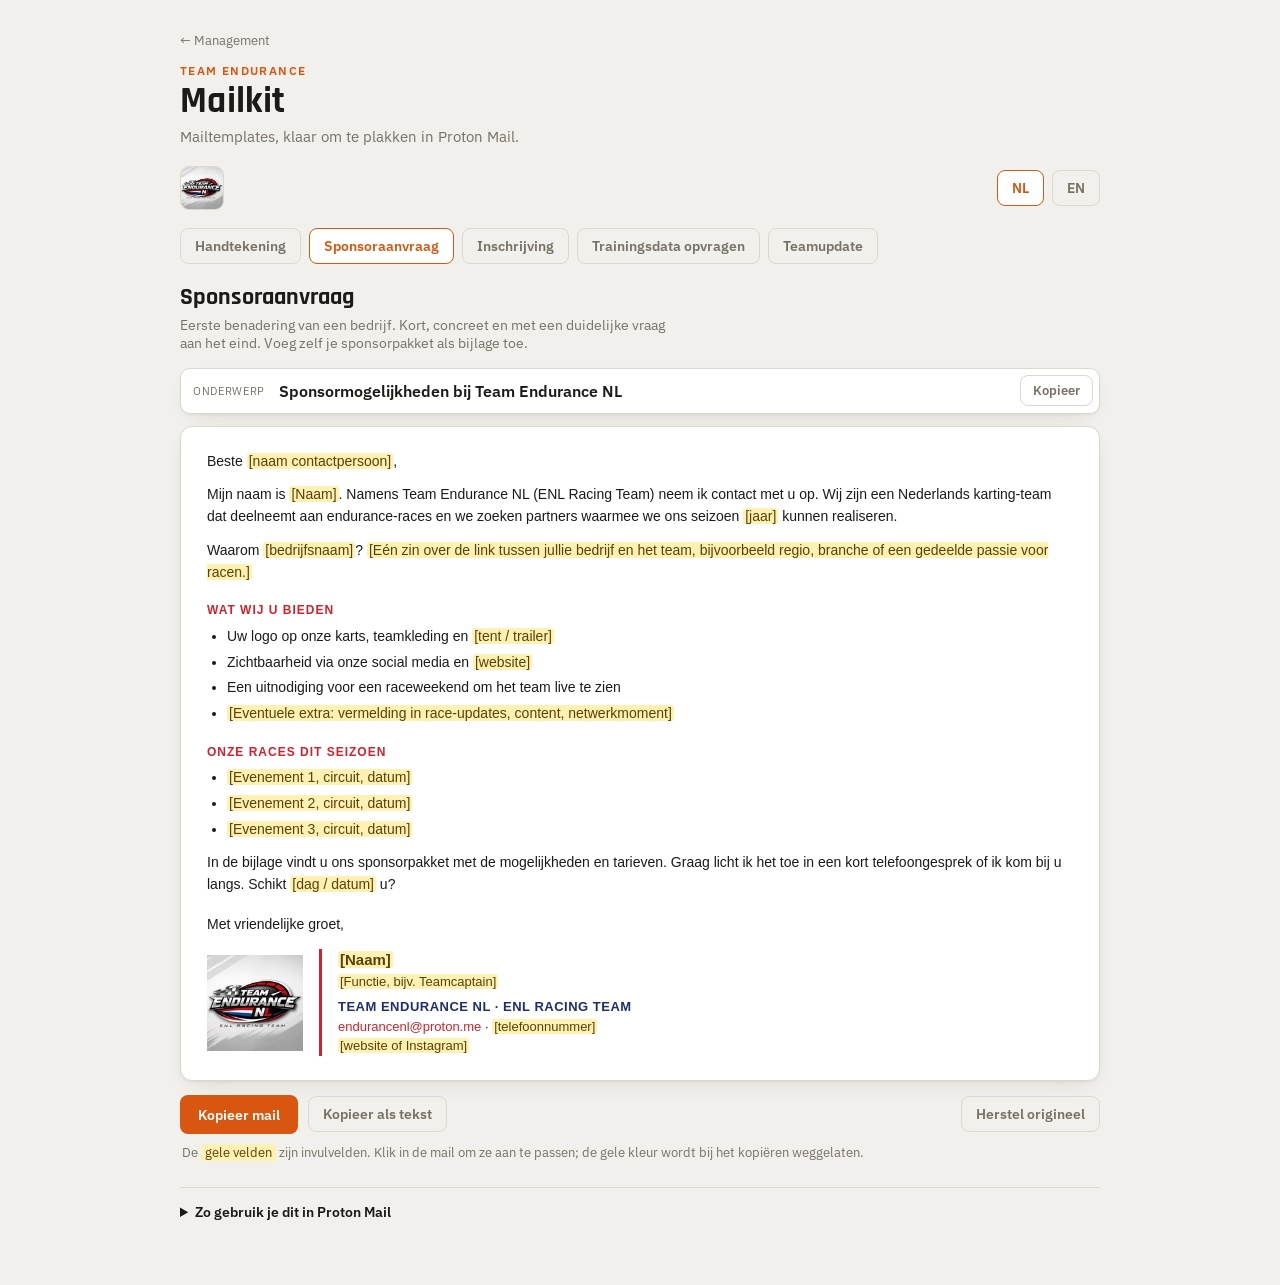
<file: mailkit.html>
<!doctype html>
<html lang="nl">
<head>
<meta charset="utf-8">
<meta name="viewport" content="width=device-width, initial-scale=1">
<title>Mailkit — Team Endurance</title>
<meta name="description" content="Mailtemplates in het Nederlands en Engels: handtekening, sponsoraanvraag, inschrijving, trainingsdata en teamupdate.">

<link rel="preconnect" href="https://fonts.googleapis.com">
<link rel="preconnect" href="https://fonts.gstatic.com" crossorigin>
<link href="https://fonts.googleapis.com/css2?family=Rajdhani:wght@500;600;700&family=IBM+Plex+Sans:wght@400;500;600&display=swap" rel="stylesheet">
<link rel="stylesheet" href="style.css">

<style>
  .mk-top { display: flex; align-items: center; gap: 14px; flex-wrap: wrap; margin-top: 14px; }
  .mk-top .logo { width: 44px; height: 44px; border-radius: 9px; border: 1px solid var(--border); flex: 0 0 auto; }
  .mk-langs { display: flex; gap: 8px; margin-left: auto; }

  .mk-tabs { display: flex; gap: 8px; flex-wrap: wrap; margin: 18px 0; }
  .mk-tabs button.ghost { font-size: 0.85rem; padding: 8px 14px; }

  .mk-head p { margin: 4px 0 0; color: var(--text-muted); font-size: 0.88rem; max-width: 62ch; }

  .mk-subject { display: flex; align-items: center; gap: 10px; margin-top: 16px; background: var(--surface); border: 1px solid var(--border); border-radius: 10px; padding: 6px 6px 6px 12px; box-shadow: var(--shadow); }
  .mk-subject label { font-size: 0.68rem; letter-spacing: 0.06em; text-transform: uppercase; color: var(--text-muted); flex: none; }
  .mk-subject input { flex: 1; min-width: 0; border: 0; background: transparent; padding: 6px 4px; font: inherit; font-weight: 600; color: var(--text); }
  .mk-subject input:focus-visible { outline: none; }
  .mk-subject button.ghost { padding: 6px 12px; font-size: 0.8rem; flex: none; }

  /* the preview always stays "paper white" — it's a mock of an email client */
  .mk-paper { margin-top: 12px; background: #ffffff; color: #1a1a1a; border: 1px solid var(--border); border-radius: 12px; padding: 24px 26px; overflow-x: auto; box-shadow: var(--shadow); }
  .mk-paper .ph { background: #fff0b3; color: #5a4200; border-radius: 3px; padding: 0 2px; }

  .mk-actions { display: flex; gap: 10px; flex-wrap: wrap; align-items: center; margin-top: 14px; }
  .mk-actions .spacer { flex: 1; }
  .mk-hint { font-size: 0.8rem; color: var(--text-muted); margin: 10px 2px 0; }
  .mk-hint .ph-sample { background: #fff0b3; color: #5a4200; border-radius: 3px; padding: 0 4px; }

  details.mk-help { margin-top: 26px; border-top: 1px solid var(--border); padding-top: 14px; }
  details.mk-help summary { cursor: pointer; font-weight: 600; font-size: 0.9rem; }
  details.mk-help ol { margin: 12px 0 0; padding-left: 1.3em; max-width: 70ch; color: var(--text-muted); font-size: 0.88rem; }
  details.mk-help li { margin-bottom: 6px; }
  details.mk-help li b { color: var(--text); font-weight: 600; }

  .mk-toast { position: fixed; left: 50%; bottom: 24px; transform: translate(-50%, 16px); background: var(--text); color: var(--bg); padding: 10px 16px; border-radius: 8px; font-size: 0.85rem; font-weight: 500; opacity: 0; pointer-events: none; transition: opacity 0.2s, transform 0.2s; max-width: calc(100vw - 32px); text-align: center; z-index: 5; }
  .mk-toast.on { opacity: 1; transform: translate(-50%, 0); }

  @media (max-width: 640px) {
    .mk-langs { margin-left: 0; }
  }
  @media (prefers-reduced-motion: reduce) { .mk-toast { transition: none; } }
</style>
</head>
<body>

<div class="wrap">
  <div class="crumbs"><a href="index.html">← Management</a></div>
  <header class="page">
    <div class="title-block">
      <span class="eyebrow">Team Endurance</span>
      <h1>Mailkit</h1>
      <p>Mailtemplates, klaar om te plakken in Proton Mail.</p>
    </div>
  </header>

  <div class="mk-top">
    <img class="logo" id="mkLogo" alt="Team Endurance NL">
    <div class="mk-langs" role="group" aria-label="Taal mail">
      <button type="button" class="ghost active" id="lang-nl">NL</button>
      <button type="button" class="ghost" id="lang-en">EN</button>
    </div>
  </div>

  <nav class="mk-tabs" role="tablist" aria-label="Soort mail" id="tabs"></nav>

  <main>
    <div class="mk-head">
      <h2 id="t-title" style="font-family:'Rajdhani',sans-serif;font-weight:700;font-size:1.5rem;margin:0;"></h2>
      <p id="t-desc"></p>
    </div>

    <div class="mk-subject" id="subjectRow">
      <label for="subject">Onderwerp</label>
      <input id="subject" type="text" autocomplete="off">
      <button type="button" class="ghost" id="copySubject">Kopieer</button>
    </div>

    <div class="mk-paper" id="paper" contenteditable="true" spellcheck="false" aria-label="Voorbeeld van de mail, direct bewerkbaar"></div>

    <div class="mk-actions">
      <button type="button" class="primary" id="copyRich">Kopieer mail</button>
      <button type="button" class="ghost" id="copyText">Kopieer als tekst</button>
      <span class="spacer"></span>
      <button type="button" class="ghost" id="reset">Herstel origineel</button>
    </div>
    <p class="mk-hint">De <span class="ph-sample">gele velden</span> zijn invulvelden. Klik in de mail om ze aan te passen; de gele kleur wordt bij het kopiëren weggelaten.</p>

    <details class="mk-help">
      <summary>Zo gebruik je dit in Proton Mail</summary>
      <ol>
        <li><b>Vul de velden in</b> tussen de [haakjes]. Je kunt overal in de mail typen, ook de tekst rondom veranderen.</li>
        <li><b>Klik op Kopieer mail</b>, open een nieuw bericht in Proton Mail en plak (Ctrl+V of Cmd+V). Plak het onderwerp apart in het onderwerpveld.</li>
        <li><b>Handtekening vast instellen:</b> kopieer de tab Handtekening, ga in Proton naar Instellingen, Alle instellingen, Identiteiten en adressen, kies je adres en plak hem bij Handtekening. Komt het logo niet mee, voeg het dan met het afbeeldingsicoon in die editor toe.</li>
        <li><b>Voor het versturen:</b> de pagina waarschuwt als er nog [invulvelden] over zijn, maar controleer altijd even zelf.</li>
      </ol>
    </details>
  </main>
</div>
<div class="mk-toast" id="toast" role="status" aria-live="polite"></div>

<script>
(function(){
  var LOGO = "[data-uri]";
  document.getElementById('mkLogo').src = LOGO;
  var MAIL = "endurancenl@proton.me";
  var RED = "#d4202b", NAVY = "#1d2f6f";

  /* ---------- small builders (inline styles so they survive copy/paste) ---------- */
  function f(s){ return s.replace(/\[([^\]]+)\]/g, '<span class="ph">[$1]</span>'); }
  function p(s){ return '<p style="margin:0 0 12px">' + f(s) + '</p>'; }
  function h(s){ return '<p style="margin:18px 0 6px;font-size:12px;font-weight:bold;letter-spacing:1px;text-transform:uppercase;color:' + RED + '">' + f(s) + '</p>'; }
  function ul(items){ return '<ul style="margin:0 0 12px;padding-left:20px">' + items.map(function(i){ return '<li style="margin:0 0 4px">' + f(i) + '</li>'; }).join('') + '</ul>'; }
  function tbl(rows){
    return '<table cellpadding="0" cellspacing="0" style="border-collapse:collapse;margin:0 0 14px;font-size:14px">' +
      rows.map(function(r){
        return '<tr><td style="padding:5px 18px 5px 0;color:#555;vertical-align:top;white-space:nowrap">' + r[0] + '</td><td style="padding:5px 0;vertical-align:top;font-weight:bold">' + f(r[1]) + '</td></tr>';
      }).join('') + '</table>';
  }
  function wrap(inner){ return '<div style="font-family:Arial,Helvetica,sans-serif;font-size:14px;line-height:1.55;color:#1a1a1a">' + inner + '</div>'; }

  function sig(lang){
    var role = lang === 'nl' ? '[Functie, bijv. Teamcaptain]' : '[Role, e.g. Team captain]';
    var tel = lang === 'nl' ? '[telefoonnummer]' : '[phone number]';
    var web = lang === 'nl' ? '[website of Instagram]' : '[website or Instagram]';
    return '<table cellpadding="0" cellspacing="0" style="border-collapse:collapse;font-family:Arial,Helvetica,sans-serif;font-size:13px;line-height:1.5;color:#1a1a1a"><tr>' +
      '<td style="padding-right:16px;vertical-align:middle"><img src="' + LOGO + '" width="96" height="96" alt="Team Endurance NL" style="display:block;border:0"></td>' +
      '<td style="border-left:3px solid ' + RED + ';padding-left:16px;vertical-align:middle">' +
        '<div style="font-size:15px;font-weight:bold">' + f('[' + (lang === 'nl' ? 'Naam' : 'Name') + ']') + '</div>' +
        '<div style="color:#555">' + f(role) + '</div>' +
        '<div style="margin-top:6px;font-weight:bold;letter-spacing:.5px;color:' + NAVY + '">TEAM ENDURANCE NL &middot; ENL RACING TEAM</div>' +
        '<div><a href="mailto:' + MAIL + '" style="color:' + RED + ';text-decoration:none">' + MAIL + '</a> &middot; ' + f(tel) + '</div>' +
        '<div>' + f(web) + '</div>' +
      '</td></tr></table>';
  }
  function closing(lang, word){ return '<p style="margin:18px 0 14px">' + word + '</p>' + sig(lang); }

  /* ---------- templates ---------- */
  var T = {
    signature: {
      title: { nl: 'Handtekening', en: 'Signature' },
      desc: 'Vaste mailhandtekening met logo, teamnaam en contactgegevens. Vul je naam en functie in en zet hem één keer in Proton.',
      nl: { subject: null, html: wrap(sig('nl')) },
      en: { subject: null, html: wrap(sig('en')) }
    },

    sponsor: {
      title: { nl: 'Sponsoraanvraag', en: 'Sponsorship request' },
      desc: 'Eerste benadering van een bedrijf. Kort, concreet en met een duidelijke vraag aan het eind. Voeg zelf je sponsorpakket als bijlage toe.',
      nl: {
        subject: 'Sponsormogelijkheden bij Team Endurance NL',
        html: wrap(
          p('Beste [naam contactpersoon],') +
          p('Mijn naam is [Naam]. Namens Team Endurance NL (ENL Racing Team) neem ik contact met u op. Wij zijn een Nederlands karting-team dat deelneemt aan endurance-races en we zoeken partners waarmee we ons seizoen [jaar] kunnen realiseren.') +
          p('Waarom [bedrijfsnaam]? [Eén zin over de link tussen jullie bedrijf en het team, bijvoorbeeld regio, branche of een gedeelde passie voor racen.]') +
          h('Wat wij u bieden') +
          ul([
            'Uw logo op onze karts, teamkleding en [tent / trailer]',
            'Zichtbaarheid via onze social media en [website]',
            'Een uitnodiging voor een raceweekend om het team live te zien',
            '[Eventuele extra: vermelding in race-updates, content, netwerkmoment]'
          ]) +
          h('Onze races dit seizoen') +
          ul(['[Evenement 1, circuit, datum]', '[Evenement 2, circuit, datum]', '[Evenement 3, circuit, datum]']) +
          p('In de bijlage vindt u ons sponsorpakket met de mogelijkheden en tarieven. Graag licht ik het toe in een kort telefoongesprek of ik kom bij u langs. Schikt [dag / datum] u?') +
          closing('nl', 'Met vriendelijke groet,')
        )
      },
      en: {
        subject: 'Sponsorship opportunities with Team Endurance NL',
        html: wrap(
          p('Dear [contact name],') +
          p('My name is [Name], writing on behalf of Team Endurance NL (ENL Racing Team). We are a Dutch karting team competing in endurance races, and we are looking for partners to help us make our [year] season happen.') +
          p('Why [company name]? [One sentence on the link between your company and the team, for example region, industry or a shared passion for racing.]') +
          h('What we offer') +
          ul([
            'Your logo on our karts, team clothing and [tent / trailer]',
            'Exposure through our social media and [website]',
            'An invitation to a race weekend to see the team live',
            '[Any extras: mentions in race updates, content, networking moment]'
          ]) +
          h('Our races this season') +
          ul(['[Event 1, circuit, date]', '[Event 2, circuit, date]', '[Event 3, circuit, date]']) +
          p('Attached you will find our sponsorship package with the options and rates. I would be glad to explain it in a short call or in person. Would [day / date] suit you?') +
          closing('en', 'Kind regards,')
        )
      }
    },

    entry: {
      title: { nl: 'Inschrijving', en: 'Race entry' },
      desc: 'Team inschrijven voor een endurance-race of vragen stellen aan een circuit of organisator, met alle teamgegevens in één blok.',
      nl: {
        subject: 'Inschrijving [evenement] – Team Endurance NL',
        html: wrap(
          p('Geachte organisatie,') +
          p('Hierbij willen wij Team Endurance NL (ENL Racing Team) inschrijven voor [evenement] op [datum] op [circuit].') +
          h('Teamgegevens') +
          tbl([
            ['Teamnaam', 'Team Endurance NL (ENL Racing Team)'],
            ['Klasse / categorie', '[klasse]'],
            ['Aantal karts', '[aantal]'],
            ['Aantal rijders', '[aantal]'],
            ['Teamcaptain', '[Naam]'],
            ['Telefoon', '[telefoonnummer]'],
            ['E-mail', MAIL]
          ]) +
          p('Rijders: [naam 1], [naam 2], [naam 3], [naam 4]') +
          p('Kunt u ons laten weten:') +
          ul([
            'of onze inschrijving is ontvangen en wat de volgende stappen zijn',
            'de kosten en de betaalinformatie',
            'het tijdschema, de rijdersbriefing en het reglement',
            'de mogelijkheden voor pitbox, paddockplek en [transponder]'
          ]) +
          p('Alvast bedankt voor uw reactie. Bij vragen kunt u mij bereiken op [telefoonnummer].') +
          closing('nl', 'Met vriendelijke groet,')
        )
      },
      en: {
        subject: 'Entry for [event] – Team Endurance NL',
        html: wrap(
          p('Dear organisers,') +
          p('We would like to enter Team Endurance NL (ENL Racing Team) for [event] on [date] at [circuit].') +
          h('Team details') +
          tbl([
            ['Team name', 'Team Endurance NL (ENL Racing Team)'],
            ['Class / category', '[class]'],
            ['Number of karts', '[number]'],
            ['Number of drivers', '[number]'],
            ['Team captain', '[Name]'],
            ['Phone', '[phone number]'],
            ['Email', MAIL]
          ]) +
          p('Drivers: [name 1], [name 2], [name 3], [name 4]') +
          p('Could you please let us know:') +
          ul([
            'whether our entry has been received and what the next steps are',
            'the entry fee and payment details',
            'the schedule, driver briefing and regulations',
            'the options for pit box, paddock space and [transponder]'
          ]) +
          p('Thank you in advance for your reply. If you have any questions, you can reach me on [phone number].') +
          closing('en', 'Kind regards,')
        )
      }
    },

    training: {
      title: { nl: 'Trainingsdata opvragen', en: 'Training dates request' },
      desc: 'Aanvraag bij de kartbaan voor beschikbare trainingsdata tot eind van het jaar, zodat jullie rijders kunnen uitnodigen en trainingen kunnen voorbereiden.',
      nl: {
        subject: 'Aanvraag trainingsdata tot eind van het jaar – Team Endurance NL',
        html: wrap(
          p('Beste [naam contactpersoon / kartbaan],') +
          p('Namens Team Endurance NL (ENL Racing Team) zou ik graag willen weten welke trainingsdata er tot eind van het jaar nog beschikbaar zijn op [naam circuit].') +
          p('Zodra wij hier zicht op hebben, kunnen wij onze rijders uitnodigen en de trainingen inplannen, dus we horen het graag zo spoedig mogelijk.') +
          h('Graag ontvangen wij') +
          ul([
            'De beschikbare data tot eind van het jaar',
            'De mogelijke tijdblokken per datum',
            'De tarieven en eventuele voorwaarden voor een vaste teamtraining'
          ]) +
          p('Mocht het handiger zijn om dit telefonisch of in een kort gesprek te bespreken, dan plannen we dat graag in. Alvast bedankt voor de moeite.') +
          closing('nl', 'Met vriendelijke groet,')
        )
      },
      en: {
        subject: 'Training dates request through end of year – Team Endurance NL',
        html: wrap(
          p('Dear [contact name / kart track],') +
          p('On behalf of Team Endurance NL (ENL Racing Team), I would like to know which training dates are still available through the end of the year at [circuit name].') +
          p('Once we know this, we can invite our riders and schedule the trainings, so we would appreciate hearing back as soon as possible.') +
          h('We would appreciate receiving') +
          ul([
            'The available dates through the end of the year',
            'The possible time slots per date',
            'Rates and any conditions for a recurring team training'
          ]) +
          p('If it is easier to discuss this by phone or in a short call, we are happy to set that up. Thank you in advance.') +
          closing('en', 'Kind regards,')
        )
      }
    },

    update: {
      title: { nl: 'Teamupdate', en: 'Team update' },
      desc: 'Korte terugblik na een race met vooruitblik en een oproep. Bedoeld voor teamleden, sponsors en supporters.',
      nl: {
        subject: 'ENL Update – [race] | [maand]',
        html: wrap(
          p('Hoi [team / sponsors / supporters],') +
          p('Een korte update van Team Endurance NL.') +
          h('Terugblik') +
          p('[Race] op [circuit], [datum]. We eindigden als [positie] van [aantal] teams. [Hoogtepunt of les van het weekend.]') +
          h('Volgende race') +
          p('[Evenement], [circuit], [datum]. [Wat we willen bereiken.]') +
          h('Wat we nodig hebben') +
          ul(['[Hulp in de pit of bij de kart]', '[Sponsoring of materiaal]', '[Supporters langs de baan]']) +
          p('Met dank aan onze sponsors: [sponsornamen].') +
          closing('nl', 'Sportieve groet,')
        )
      },
      en: {
        subject: 'ENL Update – [race] | [month]',
        html: wrap(
          p('Hi [team / sponsors / supporters],') +
          p('A quick update from Team Endurance NL.') +
          h('Race recap') +
          p('[Race] at [circuit], [date]. We finished [position] out of [number] teams. [Highlight or lesson from the weekend.]') +
          h('Next race') +
          p('[Event], [circuit], [date]. [What we are aiming for.]') +
          h('What we need') +
          ul(['[Help in the pit or on the kart]', '[Sponsorship or equipment]', '[Supporters trackside]']) +
          p('With thanks to our sponsors: [sponsor names].') +
          closing('en', 'Racing regards,')
        )
      }
    }
  };
  var ORDER = ['signature', 'sponsor', 'entry', 'training', 'update'];

  /* ---------- state ---------- */
  var state = { tpl: 'sponsor', lang: 'nl' };
  var edits = {};   // key -> {html, subject}
  try {
    var saved = JSON.parse(localStorage.getItem('te-mailkit') || '{}');
    if (saved.tpl && T[saved.tpl]) state.tpl = saved.tpl;
    if (saved.lang === 'nl' || saved.lang === 'en') state.lang = saved.lang;
  } catch (e) {}
  function persist(){ try { localStorage.setItem('te-mailkit', JSON.stringify(state)); } catch (e) {} }

  var $ = function(id){ return document.getElementById(id); };
  var paper = $('paper'), subject = $('subject');
  function key(){ return state.tpl + ':' + state.lang; }

  function stash(){ edits[key()] = { html: paper.innerHTML, subject: subject.value }; }

  function render(){
    var t = T[state.tpl], v = t[state.lang], e = edits[key()];
    $('t-title').textContent = t.title[state.lang];
    $('t-desc').textContent = t.desc;
    var hasSubject = v.subject !== null;
    $('subjectRow').hidden = !hasSubject;
    subject.value = hasSubject ? (e ? e.subject : v.subject) : '';
    paper.innerHTML = e ? e.html : v.html;
    $('lang-nl').classList.toggle('active', state.lang === 'nl');
    $('lang-en').classList.toggle('active', state.lang === 'en');
    Array.prototype.forEach.call(document.querySelectorAll('.mk-tabs button'), function(b){
      b.classList.toggle('active', b.dataset.tpl === state.tpl);
    });
    persist();
  }

  /* tabs */
  var tabs = $('tabs');
  ORDER.forEach(function(k){
    var b = document.createElement('button');
    b.type = 'button'; b.className = 'ghost'; b.dataset.tpl = k; b.setAttribute('role', 'tab');
    b.textContent = T[k].title.nl;
    b.addEventListener('click', function(){ stash(); state.tpl = k; render(); });
    tabs.appendChild(b);
  });
  $('lang-nl').addEventListener('click', function(){ stash(); state.lang = 'nl'; render(); });
  $('lang-en').addEventListener('click', function(){ stash(); state.lang = 'en'; render(); });
  paper.addEventListener('input', stash);
  subject.addEventListener('input', stash);
  $('reset').addEventListener('click', function(){ delete edits[key()]; render(); toast('Origineel hersteld'); });

  /* ---------- copy ---------- */
  var toastTimer;
  function toast(msg){
    var t = $('toast'); t.textContent = msg; t.classList.add('on');
    clearTimeout(toastTimer); toastTimer = setTimeout(function(){ t.classList.remove('on'); }, 3200);
  }
  function cleanHTML(){
    var c = paper.cloneNode(true);
    Array.prototype.forEach.call(c.querySelectorAll('.ph'), function(n){ n.replaceWith(document.createTextNode(n.textContent)); });
    return c.innerHTML;
  }
  function leftover(text){ var m = text.match(/\[[^\]\n]+\]/g); return m ? m.length : 0; }
  function warn(n){ return n ? ' Let op: er staan nog ' + n + ' [invulvelden] in.' : ''; }

  function copyPlain(text){
    if (navigator.clipboard && navigator.clipboard.writeText) {
      return navigator.clipboard.writeText(text).then(function(){ return true; }, function(){ return fallbackText(text); });
    }
    return Promise.resolve(fallbackText(text));
  }
  function fallbackText(text){
    try {
      var ta = document.createElement('textarea'); ta.value = text; ta.style.cssText = 'position:fixed;left:-9999px;top:0';
      document.body.appendChild(ta); ta.select(); var ok = document.execCommand('copy'); ta.remove(); return ok;
    } catch (e) { return false; }
  }
  function copyRich(html, text){
    var fb = function(){
      try {
        var tmp = document.createElement('div'); tmp.innerHTML = html; tmp.style.cssText = 'position:fixed;left:-9999px;top:0;background:#fff';
        document.body.appendChild(tmp);
        var r = document.createRange(); r.selectNodeContents(tmp);
        var s = window.getSelection(); s.removeAllRanges(); s.addRange(r);
        var ok = document.execCommand('copy'); s.removeAllRanges(); tmp.remove(); return ok;
      } catch (e) { return false; }
    };
    if (navigator.clipboard && window.ClipboardItem && navigator.clipboard.write) {
      var item = new ClipboardItem({
        'text/html': new Blob([html], { type: 'text/html' }),
        'text/plain': new Blob([text], { type: 'text/plain' })
      });
      return navigator.clipboard.write([item]).then(function(){ return true; }, function(){ return fb(); });
    }
    return Promise.resolve(fb());
  }

  $('copyRich').addEventListener('click', function(){
    var text = paper.innerText;
    copyRich(cleanHTML(), text).then(function(ok){
      toast(ok ? 'Mail gekopieerd, plak hem in Proton Mail.' + warn(leftover(text)) : 'Kopiëren lukt hier niet. Selecteer de mail en kopieer met Ctrl+C.');
    });
  });
  $('copyText').addEventListener('click', function(){
    var text = paper.innerText.replace(/\n{3,}/g, '\n\n');
    copyPlain(text).then(function(ok){
      toast(ok ? 'Tekst gekopieerd.' + warn(leftover(text)) : 'Kopiëren lukt hier niet. Selecteer de tekst en kopieer met Ctrl+C.');
    });
  });
  $('copySubject').addEventListener('click', function(){
    var text = subject.value;
    copyPlain(text).then(function(ok){
      toast(ok ? 'Onderwerp gekopieerd.' + warn(leftover(text)) : 'Kopiëren lukt hier niet. Selecteer het onderwerp en kopieer met Ctrl+C.');
    });
  });

  render();
})();
</script>
</body>
</html>
</file>
<file: style.css>
/* ── Team Endurance — gedeelde stijl voor management.teamendurance.nl ── */

:root {
  --bg: #f2f0ec;
  --surface: #ffffff;
  --surface-2: #ebe8e2;
  --border: #ddd8cf;
  --text: #1c1a17;
  --text-muted: #777165;
  --accent: #d8560f;
  --accent-ink: #ffffff;
  --status-yes: #2f8f4e;
  --status-yes-soft: #dcf0e1;
  --status-no: #c53434;
  --status-no-soft: #f8dede;
  --status-pending: #8a8378;
  --status-pending-soft: #ece9e2;
  --status-cannot: #9c6b0e;
  --status-cannot-soft: #f2e6c9;
  --status-paid: #2b6ca3;
  --status-paid-soft: #dbe9f5;
  --shadow: 0 1px 2px rgba(28, 26, 23, 0.06), 0 8px 24px -12px rgba(28, 26, 23, 0.18);
  --focus-ring: 0 0 0 3px rgba(216, 86, 15, 0.35);
}

@media (prefers-color-scheme: dark) {
  :root:not([data-theme="light"]) {
    --bg: #16140f;
    --surface: #211e18;
    --surface-2: #292520;
    --border: #3a352c;
    --text: #f1ede4;
    --text-muted: #9a9284;
    --accent: #ff8a3d;
    --accent-ink: #1a1006;
    --status-yes: #5cc27f;
    --status-yes-soft: #1c3223;
    --status-no: #ee6a6a;
    --status-no-soft: #3a2020;
    --status-pending: #b3a998;
    --status-pending-soft: #2c281f;
    --status-cannot: #e0b23c;
    --status-cannot-soft: #3a2f14;
    --status-paid: #6ea8e0;
    --status-paid-soft: #16283a;
    --shadow: 0 1px 2px rgba(0, 0, 0, 0.3), 0 8px 24px -12px rgba(0, 0, 0, 0.6);
    --focus-ring: 0 0 0 3px rgba(255, 138, 61, 0.4);
  }
}

:root[data-theme="dark"] {
  --bg: #16140f;
  --surface: #211e18;
  --surface-2: #292520;
  --border: #3a352c;
  --text: #f1ede4;
  --text-muted: #9a9284;
  --accent: #ff8a3d;
  --accent-ink: #1a1006;
  --status-yes: #5cc27f;
  --status-yes-soft: #1c3223;
  --status-no: #ee6a6a;
  --status-no-soft: #3a2020;
  --status-pending: #b3a998;
  --status-pending-soft: #2c281f;
  --status-cannot: #e0b23c;
  --status-cannot-soft: #3a2f14;
  --status-paid: #6ea8e0;
  --status-paid-soft: #16283a;
  --shadow: 0 1px 2px rgba(0, 0, 0, 0.3), 0 8px 24px -12px rgba(0, 0, 0, 0.6);
  --focus-ring: 0 0 0 3px rgba(255, 138, 61, 0.4);
}

* { box-sizing: border-box; }

body {
  margin: 0;
  background: var(--bg);
  color: var(--text);
  font-family: "IBM Plex Sans", ui-sans-serif, system-ui, sans-serif;
  padding: 32px 16px 64px;
  -webkit-font-smoothing: antialiased;
}

.wrap { max-width: 920px; margin: 0 auto; }

/* ── Header / nav ─────────────────────────────────────────────────────── */

header.page {
  display: flex;
  align-items: flex-end;
  justify-content: space-between;
  gap: 16px;
  flex-wrap: wrap;
  margin-bottom: 20px;
}

.title-block .eyebrow {
  display: block;
  font-size: 0.72rem;
  letter-spacing: 0.12em;
  text-transform: uppercase;
  color: var(--accent);
  font-weight: 600;
  margin-bottom: 6px;
}
.title-block h1 {
  font-family: "Rajdhani", "IBM Plex Sans", sans-serif;
  font-weight: 700;
  font-size: 2.3rem;
  letter-spacing: 0.01em;
  line-height: 1;
  margin: 0 0 6px;
  text-wrap: balance;
}
.title-block p {
  margin: 0;
  color: var(--text-muted);
  font-size: 0.92rem;
  max-width: 50ch;
}

.crumbs {
  font-size: 0.8rem;
  color: var(--text-muted);
  margin-bottom: 14px;
}
.crumbs a { color: var(--text-muted); text-decoration: none; }
.crumbs a:hover { color: var(--accent); text-decoration: underline; }

.auth-box { display: flex; flex-direction: column; align-items: flex-end; gap: 6px; }
.auth-pill {
  display: inline-flex;
  align-items: center;
  gap: 6px;
  font-size: 0.78rem;
  font-weight: 600;
  border-radius: 999px;
  padding: 6px 12px;
  border: 1px solid var(--border);
  background: var(--surface);
  color: var(--text-muted);
  cursor: pointer;
}
.auth-pill.unlocked { color: var(--status-yes); border-color: var(--status-yes); background: var(--status-yes-soft); }
.auth-pill:focus-visible { outline: none; box-shadow: var(--focus-ring); }

.unlock-form {
  display: none;
  gap: 6px;
  background: var(--surface);
  border: 1px solid var(--border);
  border-radius: 10px;
  padding: 8px;
  box-shadow: var(--shadow);
}
.unlock-form.open { display: flex; }
.unlock-form input {
  background: var(--surface-2);
  border: 1px solid var(--border);
  border-radius: 6px;
  padding: 7px 9px;
  color: var(--text);
  font: inherit;
  font-size: 0.85rem;
  width: 150px;
}
.unlock-form button {
  background: var(--accent);
  color: var(--accent-ink);
  border: none;
  border-radius: 6px;
  padding: 0 12px;
  font: inherit;
  font-weight: 600;
  font-size: 0.85rem;
  cursor: pointer;
}
.auth-error { font-size: 0.74rem; color: var(--status-no); max-width: 220px; text-align: right; }

/* ── Hub tiles (index.html) ──────────────────────────────────────────── */

.hub-grid {
  display: grid;
  grid-template-columns: repeat(auto-fit, minmax(220px, 1fr));
  gap: 14px;
  margin-top: 8px;
}
.hub-tile {
  display: flex;
  flex-direction: column;
  gap: 10px;
  background: var(--surface);
  border: 1px solid var(--border);
  border-radius: 16px;
  padding: 20px;
  text-decoration: none;
  color: inherit;
  box-shadow: var(--shadow);
  transition: transform 0.15s ease, border-color 0.15s ease;
}
.hub-tile:hover { transform: translateY(-2px); border-color: var(--accent); }
.hub-tile:focus-visible { outline: none; box-shadow: var(--focus-ring); }
.hub-tile .hub-icon {
  width: 38px; height: 38px;
  border-radius: 10px;
  display: flex; align-items: center; justify-content: center;
  background: var(--accent-soft, var(--surface-2));
  font-size: 1.2rem;
}
.hub-tile h2 {
  font-family: "Rajdhani", sans-serif;
  font-weight: 700;
  font-size: 1.3rem;
  margin: 0;
}
.hub-tile p { margin: 0; color: var(--text-muted); font-size: 0.85rem; }
.hub-tile .hub-meta {
  margin-top: auto;
  font-size: 0.74rem;
  font-weight: 600;
  color: var(--accent);
  letter-spacing: 0.03em;
}

/* ── Shared: stats tiles ─────────────────────────────────────────────── */

.stats {
  display: grid;
  grid-template-columns: repeat(auto-fit, minmax(120px, 1fr));
  gap: 8px;
  margin-bottom: 24px;
}
.stat-tile {
  background: var(--surface);
  border: 1px solid var(--border);
  border-radius: 12px;
  padding: 12px 14px;
  text-align: left;
  font-family: inherit;
  box-shadow: var(--shadow);
  cursor: default;
}
.stat-tile.clickable { cursor: pointer; transition: transform 0.15s ease, border-color 0.15s ease; }
.stat-tile.clickable:hover { transform: translateY(-1px); }
.stat-tile.active { border-color: var(--tile-color, var(--accent)); }
.stat-tile .num {
  font-family: "Rajdhani", sans-serif;
  font-variant-numeric: tabular-nums;
  font-weight: 700;
  font-size: 1.6rem;
  line-height: 1;
  color: var(--tile-color, var(--text));
}
.stat-tile .lbl {
  display: block;
  margin-top: 4px;
  font-size: 0.7rem;
  letter-spacing: 0.06em;
  text-transform: uppercase;
  color: var(--text-muted);
}

/* ── Shared: fields / forms / buttons ────────────────────────────────── */

.card {
  background: var(--surface);
  border: 1px solid var(--border);
  border-radius: 14px;
  padding: 16px;
  box-shadow: var(--shadow);
  margin-bottom: 20px;
}
.field { display: flex; flex-direction: column; gap: 5px; min-width: 0; }
.field label {
  font-size: 0.68rem;
  letter-spacing: 0.06em;
  text-transform: uppercase;
  color: var(--text-muted);
}
.field input, .field select, .field textarea {
  background: var(--surface-2);
  border: 1px solid var(--border);
  border-radius: 8px;
  padding: 9px 10px;
  color: var(--text);
  font: inherit;
  font-size: 0.92rem;
  width: 100%;
}
.field input:focus-visible, .field select:focus-visible, .field textarea:focus-visible {
  outline: none; box-shadow: var(--focus-ring); border-color: var(--accent);
}

button.primary {
  background: var(--accent);
  color: var(--accent-ink);
  border: none;
  border-radius: 8px;
  padding: 10px 18px;
  font: inherit;
  font-weight: 600;
  font-size: 0.9rem;
  cursor: pointer;
  white-space: nowrap;
  transition: filter 0.15s ease;
}
button.primary:hover { filter: brightness(1.06); }
button.primary:focus-visible { outline: none; box-shadow: var(--focus-ring); }
button.primary:disabled { opacity: 0.5; cursor: not-allowed; }

button.ghost {
  background: transparent;
  border: 1px solid var(--border);
  color: var(--text-muted);
  border-radius: 8px;
  padding: 8px 14px;
  font: inherit;
  font-size: 0.85rem;
  font-weight: 600;
  cursor: pointer;
}
button.ghost:hover { border-color: var(--accent); color: var(--accent); }
button.ghost:focus-visible { outline: none; box-shadow: var(--focus-ring); }
button.ghost.active { border-color: var(--accent); color: var(--accent); background: var(--surface); }

.del-btn {
  border: 1px solid var(--border);
  background: transparent;
  color: var(--text-muted);
  border-radius: 8px;
  width: 30px;
  height: 30px;
  cursor: pointer;
  font-size: 0.95rem;
  line-height: 1;
  flex: 0 0 auto;
}
.del-btn:hover { color: var(--status-no); border-color: var(--status-no); }
.del-btn.confirm { background: var(--status-no-soft); color: var(--status-no); border-color: var(--status-no); font-size: 0.68rem; width: auto; padding: 0 10px; font-weight: 600; }
.del-btn:focus-visible { outline: none; box-shadow: var(--focus-ring); }

.locked-note {
  font-size: 0.85rem;
  color: var(--text-muted);
  background: var(--surface);
  border: 1px dashed var(--border);
  border-radius: 12px;
  padding: 12px 14px;
  margin-bottom: 20px;
}
.empty-hint { font-size: 0.85rem; color: var(--text-muted); padding: 4px 2px 14px; }

.config-warning {
  display: none;
  background: var(--status-no-soft);
  border: 1px solid var(--status-no);
  color: var(--status-no);
  border-radius: 12px;
  padding: 14px 16px;
  font-size: 0.85rem;
  margin-bottom: 20px;
}
.config-warning.show { display: block; }

.list-head { display: flex; align-items: center; justify-content: space-between; margin: 0 2px 10px; }
.list-head h2 {
  font-family: "Rajdhani", sans-serif;
  font-weight: 600;
  font-size: 0.85rem;
  letter-spacing: 0.08em;
  text-transform: uppercase;
  color: var(--text-muted);
  margin: 0;
}

.badge {
  display: inline-block;
  font-size: 0.72rem;
  font-weight: 600;
  padding: 3px 9px;
  border-radius: 999px;
  background: var(--surface-2);
  color: var(--text-muted);
}
.badge.in { background: var(--status-yes-soft); color: var(--status-yes); }
.badge.out { background: var(--status-no-soft); color: var(--status-no); }

@media (max-width: 640px) {
  header.page { align-items: flex-start; }
  .auth-box { align-items: flex-start; }
  .auth-error { text-align: left; }
}
</file>
